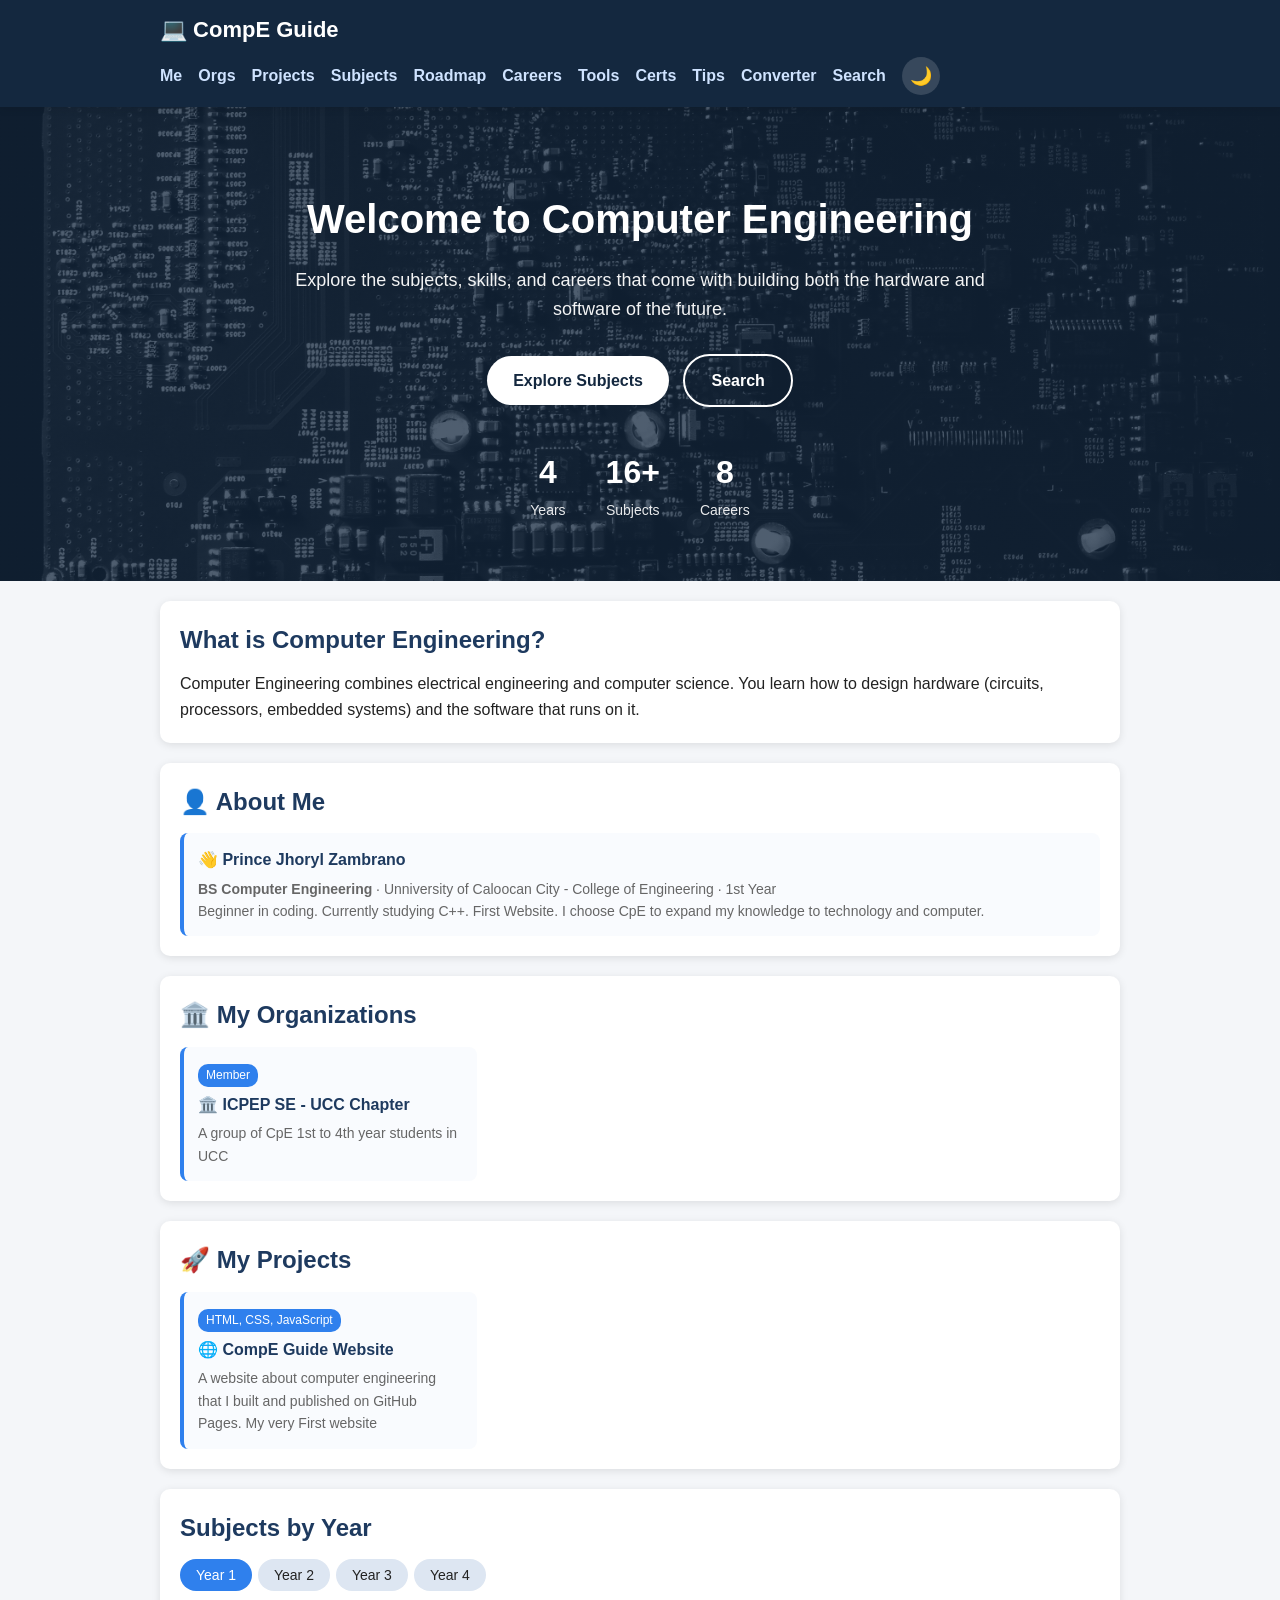
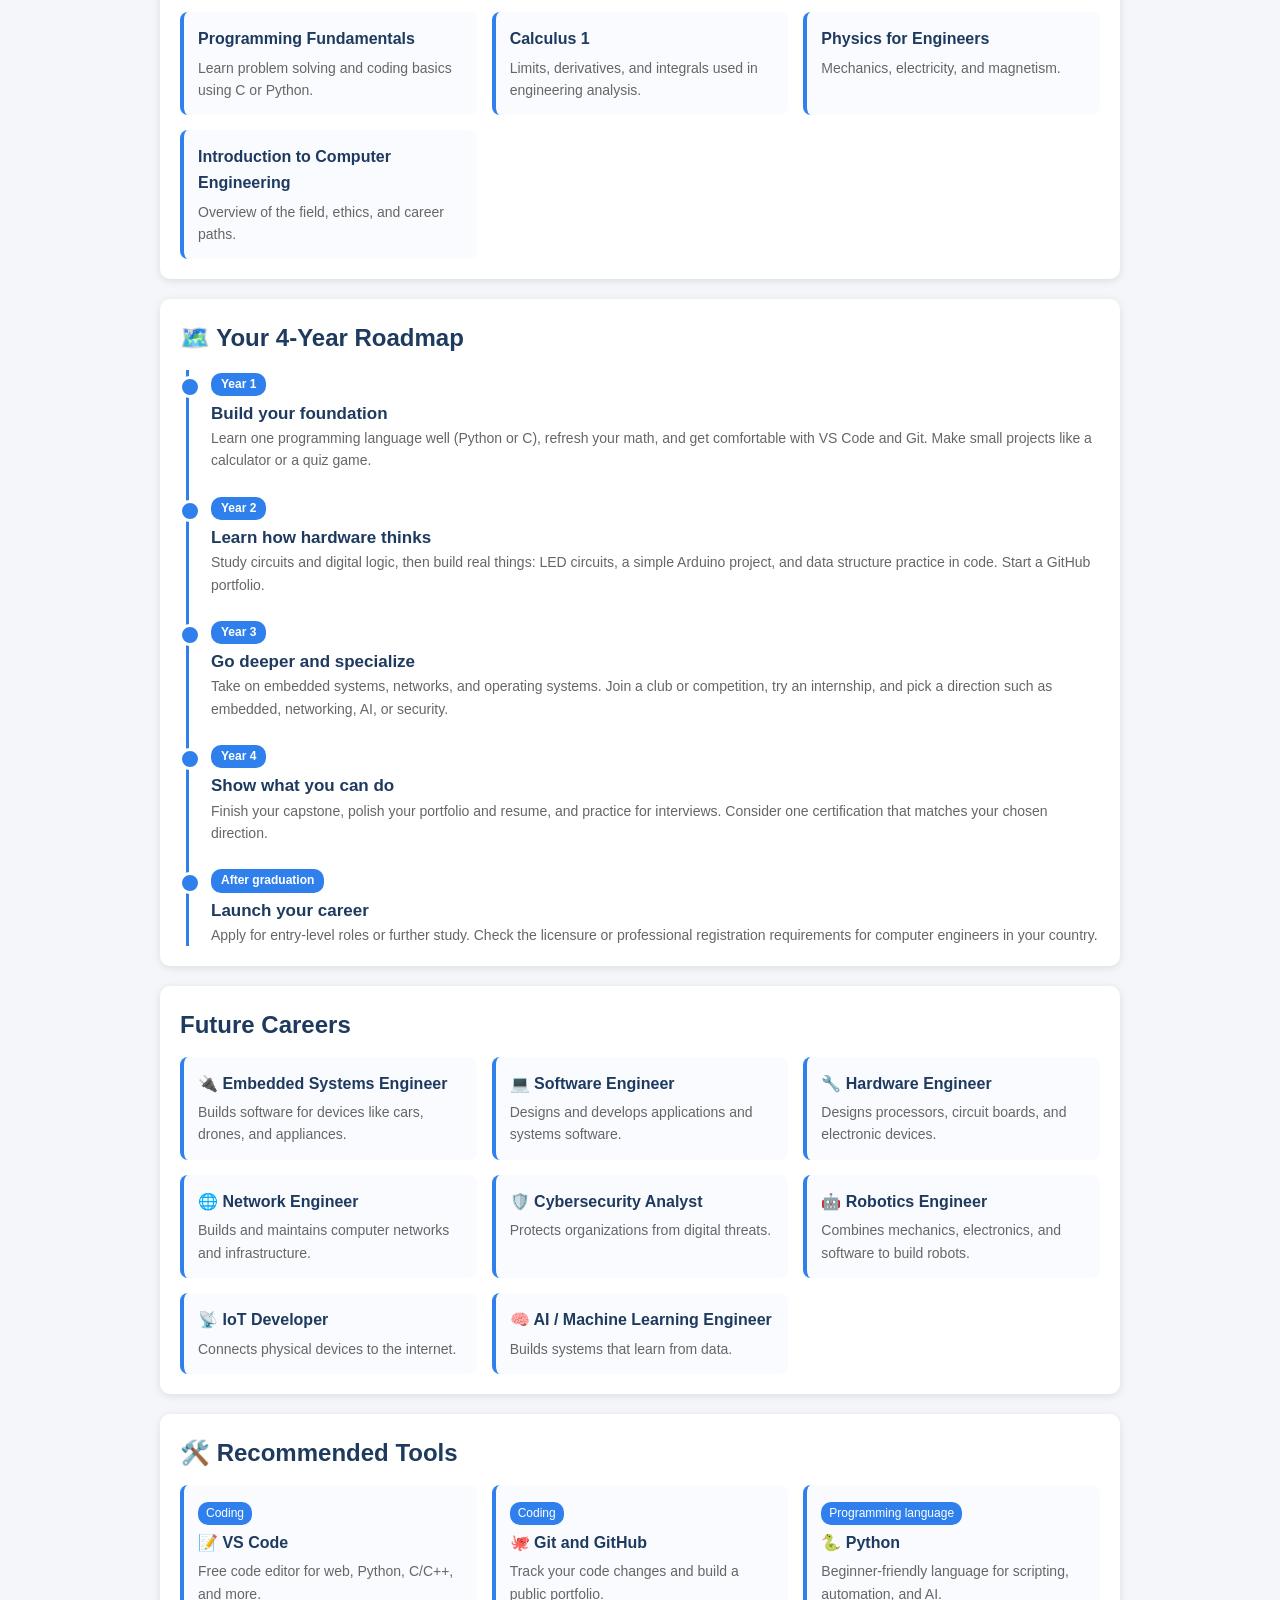
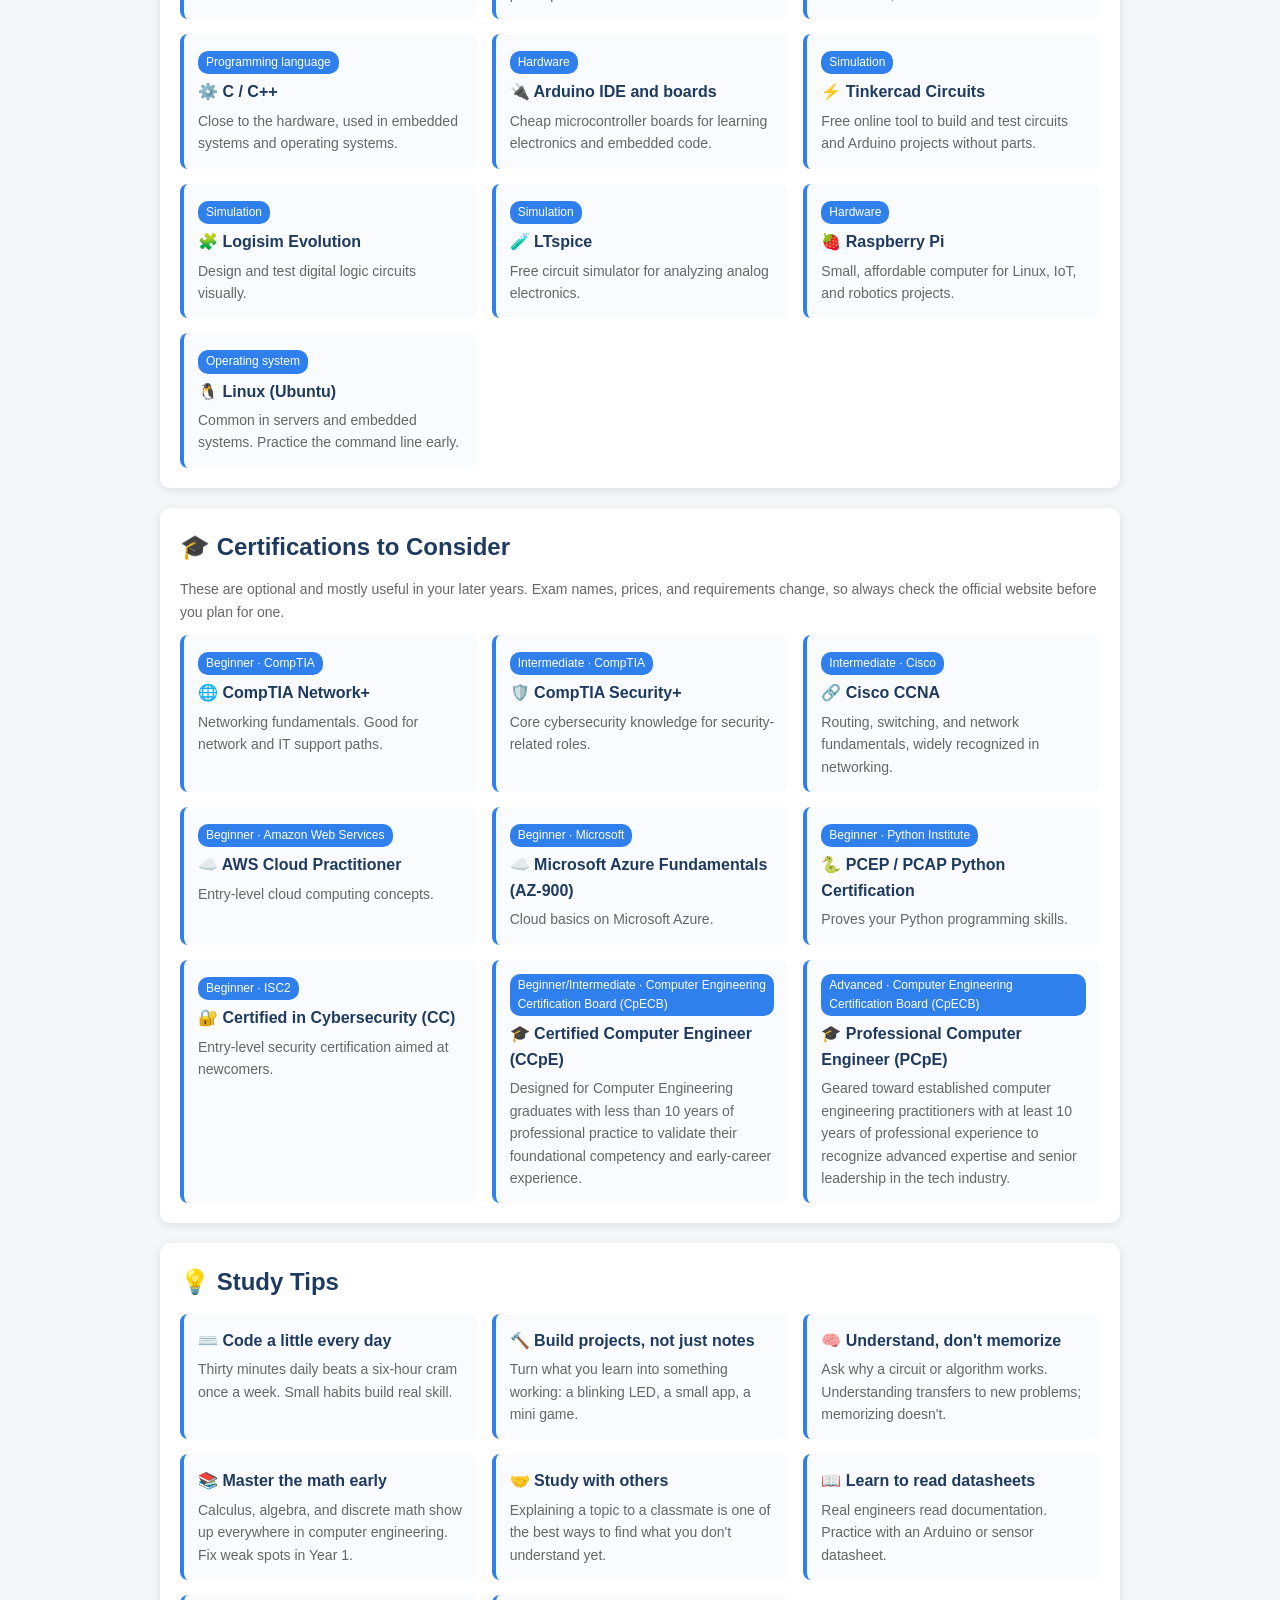
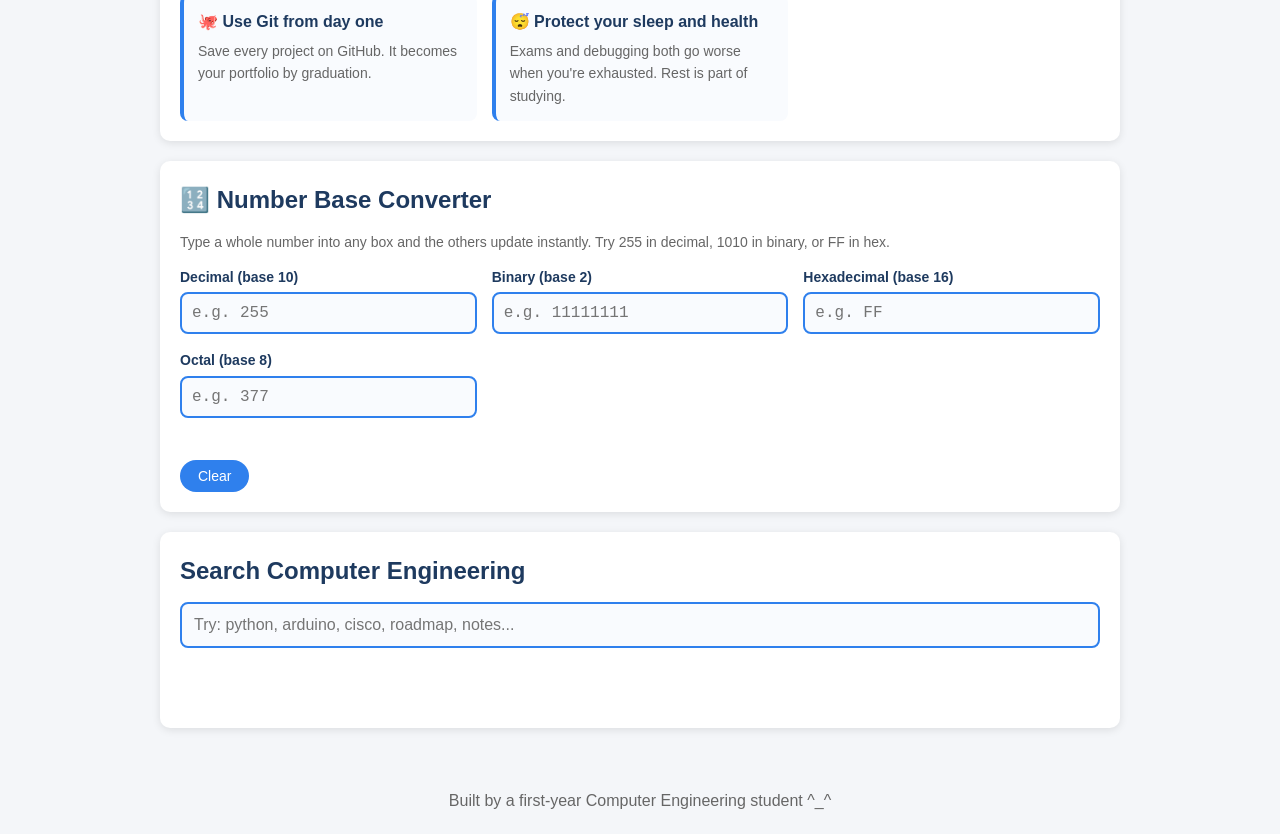
<file: index.html>
<!DOCTYPE html>
<html lang="en">
<head>
  <meta charset="UTF-8">
  <meta name="viewport" content="width=device-width, initial-scale=1.0">
  <title>Computer Engineering Guide</title>
  <link rel="stylesheet" href="css/style.css">
</head>
<body>

  <header>
    <div class="header-inner">
      <h1>💻 CompE Guide</h1>
      <button id="menu-toggle" aria-label="Open menu" aria-expanded="false">☰</button>
      <nav id="main-nav">
        <a href="#me">Me</a>
        <a href="#organizations">Orgs</a>
        <a href="#projects">Projects</a>
        <a href="#subjects">Subjects</a>
        <a href="#roadmap">Roadmap</a>
        <a href="#careers">Careers</a>
        <a href="#tools">Tools</a>
        <a href="#certs">Certs</a>
        <a href="#tips">Tips</a>
        <a href="#converter">Converter</a>
        <a href="#search">Search</a>
        <button id="theme-toggle" aria-label="Toggle dark mode">🌙</button>
      </nav>
    </div>
  </header>

  <section class="hero">
    <div class="hero-content">
      <h2>Welcome to Computer Engineering</h2>
      <p>Explore the subjects, skills, and careers that come with building both the hardware and software of the future.</p>
      <div class="hero-buttons">
        <a href="#subjects" class="btn">Explore Subjects</a>
        <a href="#search" class="btn btn-outline">Search</a>
      </div>
      <div class="stats">
        <div><strong>4</strong><span>Years</span></div>
        <div><strong>16+</strong><span>Subjects</span></div>
        <div><strong>8</strong><span>Careers</span></div>
      </div>
    </div>
  </section>

  <main>
    <section id="about">
      <h2>What is Computer Engineering?</h2>
      <p>
        Computer Engineering combines electrical engineering and computer science.
        You learn how to design hardware (circuits, processors, embedded systems)
        and the software that runs on it.
      </p>
    </section>

        <section id="me">
      <h2>👤 About Me</h2>
      <div id="profile-box"></div>
    </section>

    <section id="organizations">
      <h2>🏛️ My Organizations</h2>
      <div class="card-grid" id="org-list"></div>
    </section>

    <section id="projects">
      <h2>🚀 My Projects</h2>
      <div class="card-grid" id="project-list"></div>
    </section>

    <section id="subjects">
      <h2>Subjects by Year</h2>
      <div class="tabs" id="year-tabs"></div>
      <div class="card-grid" id="subject-list"></div>
    </section>

    <section id="roadmap">
      <h2>🗺️ Your 4-Year Roadmap</h2>
      <div class="timeline" id="roadmap-list"></div>
    </section>

    <section id="careers">
      <h2>Future Careers</h2>
      <div class="card-grid" id="career-list"></div>
    </section>

    <section id="tools">
      <h2>🛠️ Recommended Tools</h2>
      <div class="card-grid" id="tool-list"></div>
    </section>

    <section id="certs">
      <h2>🎓 Certifications to Consider</h2>
      <p class="note">These are optional and mostly useful in your later years. Exam names, prices, and requirements change, so always check the official website before you plan for one.</p>
      <div class="card-grid" id="cert-list"></div>
    </section>

    <section id="tips">
      <h2>💡 Study Tips</h2>
      <div class="card-grid" id="tip-list"></div>
    </section>

        <section id="converter">
      <h2>🔢 Number Base Converter</h2>
      <p class="note">Type a whole number into any box and the others update instantly. Try 255 in decimal, 1010 in binary, or FF in hex.</p>
      <div class="converter-grid">
        <div class="converter-field">
          <label for="conv-decimal">Decimal (base 10)</label>
          <input type="text" id="conv-decimal" placeholder="e.g. 255" autocomplete="off">
        </div>
        <div class="converter-field">
          <label for="conv-binary">Binary (base 2)</label>
          <input type="text" id="conv-binary" placeholder="e.g. 11111111" autocomplete="off">
        </div>
        <div class="converter-field">
          <label for="conv-hex">Hexadecimal (base 16)</label>
          <input type="text" id="conv-hex" placeholder="e.g. FF" autocomplete="off">
        </div>
        <div class="converter-field">
          <label for="conv-octal">Octal (base 8)</label>
          <input type="text" id="conv-octal" placeholder="e.g. 377" autocomplete="off">
        </div>
      </div>
      <p class="converter-msg" id="converter-msg"></p>
      <button class="btn-small" id="converter-clear">Clear</button>
    </section>

    <section id="search">
      <h2>Search Computer Engineering</h2>
      <input type="text" id="search-box" placeholder="Try: python, arduino, cisco, roadmap, notes...">
      <div class="tabs" id="search-filters"></div>
      <p class="result-count" id="result-count"></p>
      <div id="search-results"></div>
    </section>
  </main>

  <footer>
    <p>Built by a first-year Computer Engineering student ^_^</p>
  </footer>

  <button id="back-to-top" aria-label="Back to top" title="Back to top">⬆️</button>
  
  <script src="js/data.js"></script>
  <script src="js/script.js"></script>
</body>
</html>
</file>
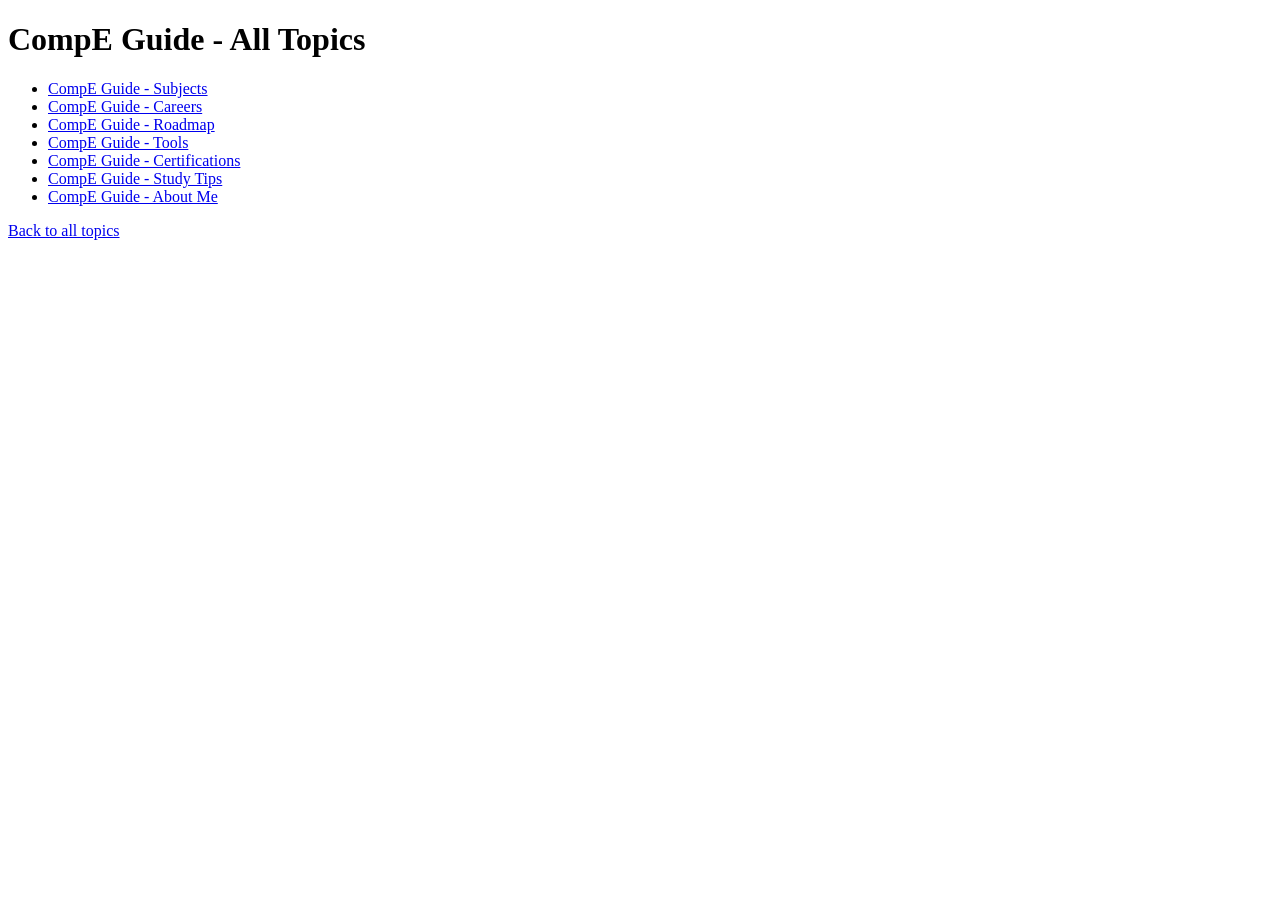
<file: search-pages/index.html>
<!DOCTYPE html>
<html lang="en">
<head><meta charset="utf-8"><title>CompE Guide - All Topics</title></head>
<body>
<h1>CompE Guide - All Topics</h1>
<ul>
<li><a href="subjects.html">CompE Guide - Subjects</a></li>
<li><a href="careers.html">CompE Guide - Careers</a></li>
<li><a href="roadmap.html">CompE Guide - Roadmap</a></li>
<li><a href="tools.html">CompE Guide - Tools</a></li>
<li><a href="certifications.html">CompE Guide - Certifications</a></li>
<li><a href="study-tips.html">CompE Guide - Study Tips</a></li>
<li><a href="about.html">CompE Guide - About Me</a></li>
</ul>
<p><a href="index.html">Back to all topics</a></p>
</body>
</html>
</file>
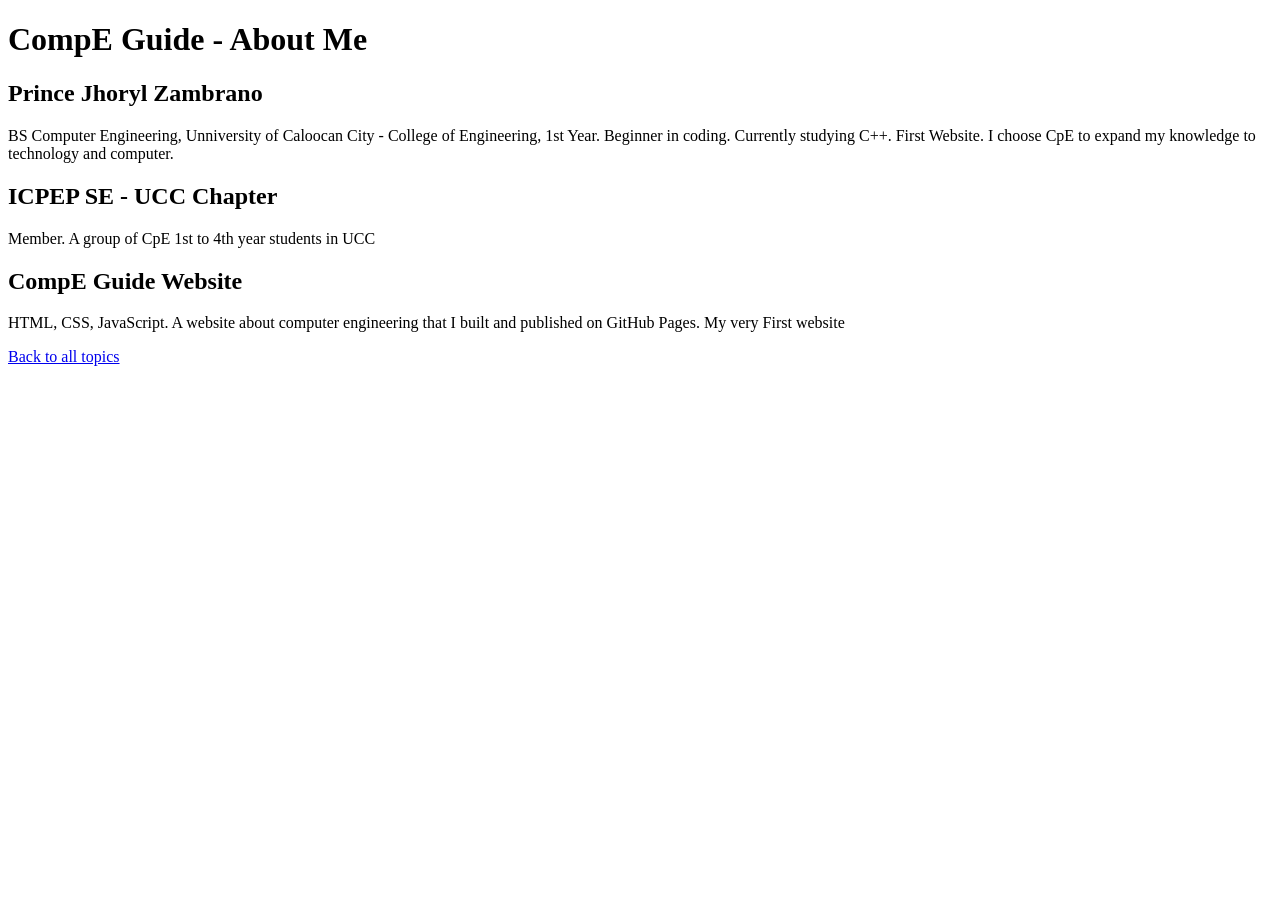
<file: search-pages/about.html>
<!DOCTYPE html>
<html lang="en">
<head><meta charset="utf-8"><title>CompE Guide - About Me</title></head>
<body>
<h1>CompE Guide - About Me</h1>
<h2>Prince Jhoryl Zambrano</h2>
<p>BS Computer Engineering, Unniversity of Caloocan City - College of Engineering, 1st Year. Beginner in coding. Currently studying C++. First Website. I choose CpE to expand my knowledge to technology and computer.</p>
<h2>ICPEP SE - UCC Chapter</h2>
<p>Member. A group of CpE 1st to 4th year students in UCC</p>
<h2>CompE Guide Website</h2>
<p>HTML, CSS, JavaScript. A website about computer engineering that I built and published on GitHub Pages. My very First website</p>

<p><a href="index.html">Back to all topics</a></p>
</body>
</html>
</file>
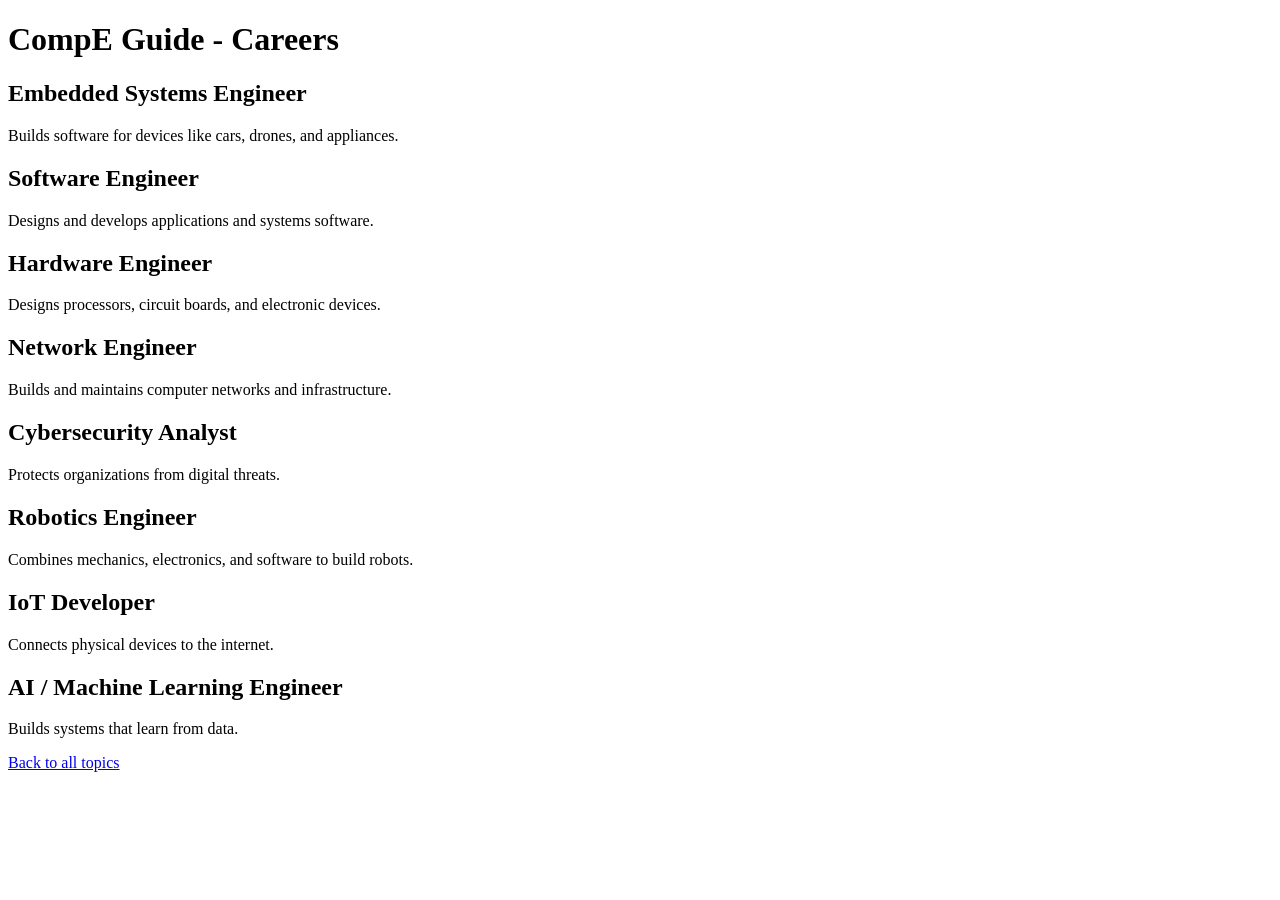
<file: search-pages/careers.html>
<!DOCTYPE html>
<html lang="en">
<head><meta charset="utf-8"><title>CompE Guide - Careers</title></head>
<body>
<h1>CompE Guide - Careers</h1>
<h2>Embedded Systems Engineer</h2>
<p>Builds software for devices like cars, drones, and appliances.</p>
<h2>Software Engineer</h2>
<p>Designs and develops applications and systems software.</p>
<h2>Hardware Engineer</h2>
<p>Designs processors, circuit boards, and electronic devices.</p>
<h2>Network Engineer</h2>
<p>Builds and maintains computer networks and infrastructure.</p>
<h2>Cybersecurity Analyst</h2>
<p>Protects organizations from digital threats.</p>
<h2>Robotics Engineer</h2>
<p>Combines mechanics, electronics, and software to build robots.</p>
<h2>IoT Developer</h2>
<p>Connects physical devices to the internet.</p>
<h2>AI / Machine Learning Engineer</h2>
<p>Builds systems that learn from data.</p>

<p><a href="index.html">Back to all topics</a></p>
</body>
</html>
</file>
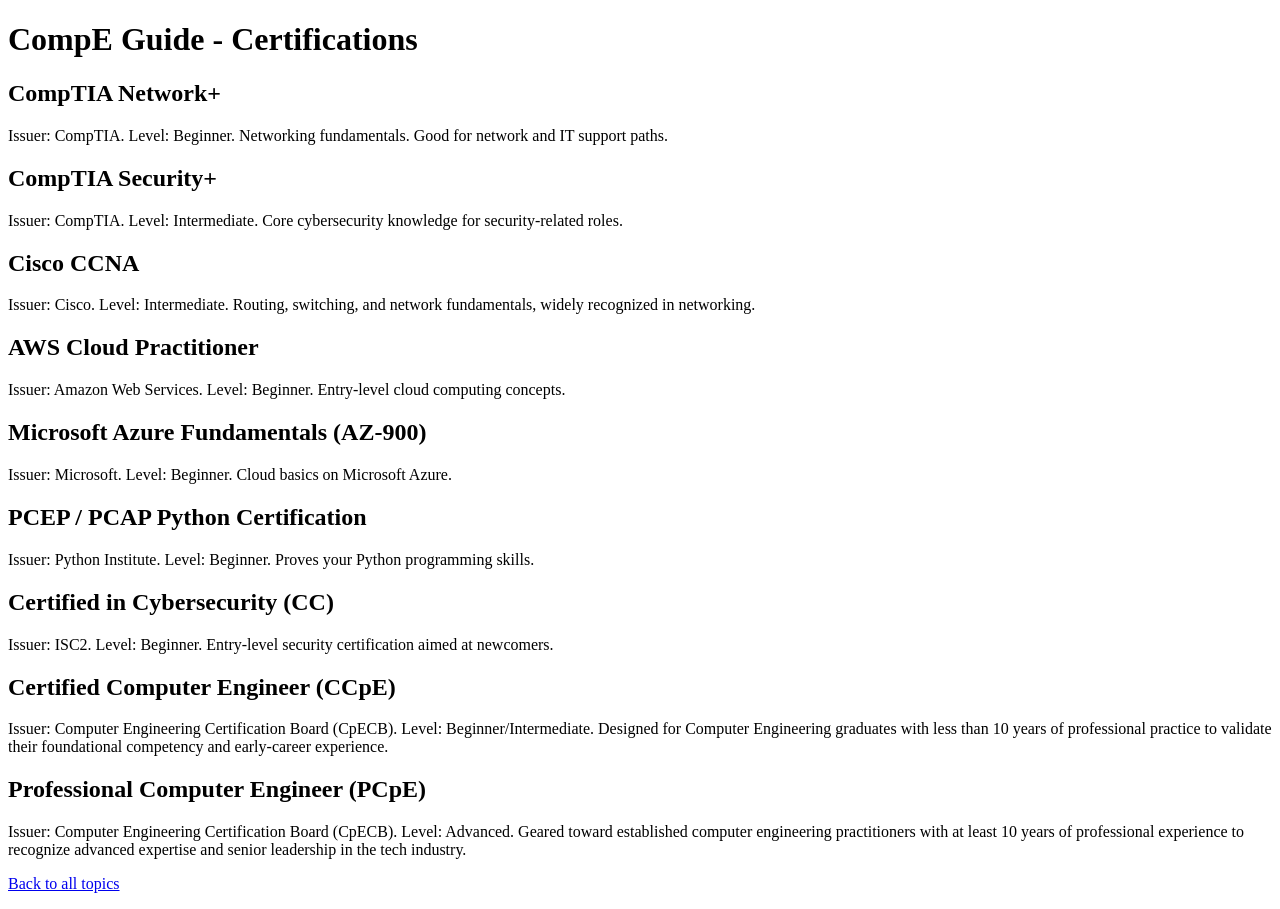
<file: search-pages/certifications.html>
<!DOCTYPE html>
<html lang="en">
<head><meta charset="utf-8"><title>CompE Guide - Certifications</title></head>
<body>
<h1>CompE Guide - Certifications</h1>
<h2>CompTIA Network+</h2>
<p>Issuer: CompTIA. Level: Beginner. Networking fundamentals. Good for network and IT support paths.</p>
<h2>CompTIA Security+</h2>
<p>Issuer: CompTIA. Level: Intermediate. Core cybersecurity knowledge for security-related roles.</p>
<h2>Cisco CCNA</h2>
<p>Issuer: Cisco. Level: Intermediate. Routing, switching, and network fundamentals, widely recognized in networking.</p>
<h2>AWS Cloud Practitioner</h2>
<p>Issuer: Amazon Web Services. Level: Beginner. Entry-level cloud computing concepts.</p>
<h2>Microsoft Azure Fundamentals (AZ-900)</h2>
<p>Issuer: Microsoft. Level: Beginner. Cloud basics on Microsoft Azure.</p>
<h2>PCEP / PCAP Python Certification</h2>
<p>Issuer: Python Institute. Level: Beginner. Proves your Python programming skills.</p>
<h2>Certified in Cybersecurity (CC)</h2>
<p>Issuer: ISC2. Level: Beginner. Entry-level security certification aimed at newcomers.</p>
<h2>Certified Computer Engineer (CCpE)</h2>
<p>Issuer: Computer Engineering Certification Board (CpECB). Level: Beginner/Intermediate. Designed for Computer Engineering graduates with less than 10 years of professional practice to validate their foundational competency and early-career experience.</p>
<h2>Professional Computer Engineer (PCpE)</h2>
<p>Issuer: Computer Engineering Certification Board (CpECB). Level: Advanced. Geared toward established computer engineering practitioners with at least 10 years of professional experience to recognize advanced expertise and senior leadership in the tech industry.</p>

<p><a href="index.html">Back to all topics</a></p>
</body>
</html>
</file>
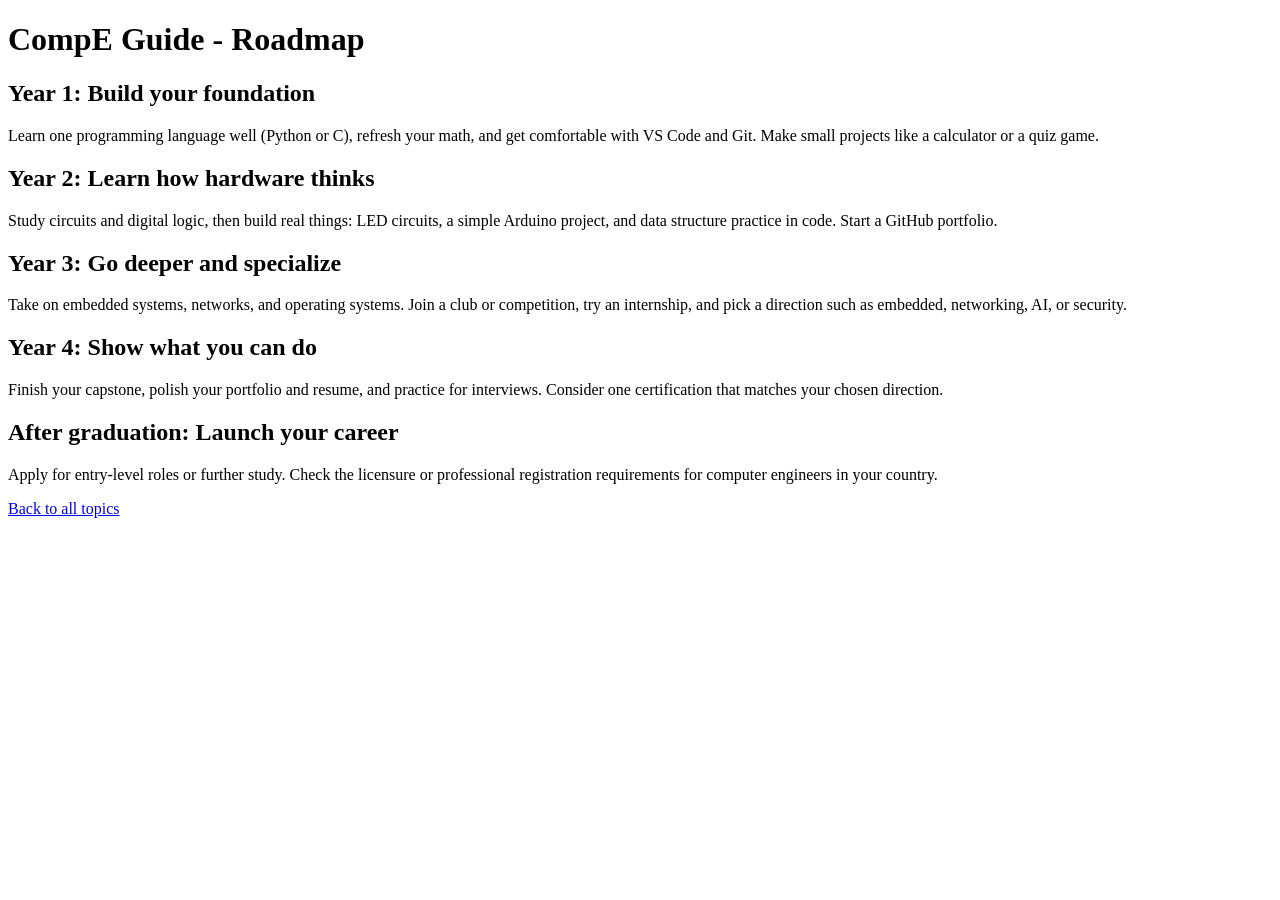
<file: search-pages/roadmap.html>
<!DOCTYPE html>
<html lang="en">
<head><meta charset="utf-8"><title>CompE Guide - Roadmap</title></head>
<body>
<h1>CompE Guide - Roadmap</h1>
<h2>Year 1: Build your foundation</h2>
<p>Learn one programming language well (Python or C), refresh your math, and get comfortable with VS Code and Git. Make small projects like a calculator or a quiz game.</p>
<h2>Year 2: Learn how hardware thinks</h2>
<p>Study circuits and digital logic, then build real things: LED circuits, a simple Arduino project, and data structure practice in code. Start a GitHub portfolio.</p>
<h2>Year 3: Go deeper and specialize</h2>
<p>Take on embedded systems, networks, and operating systems. Join a club or competition, try an internship, and pick a direction such as embedded, networking, AI, or security.</p>
<h2>Year 4: Show what you can do</h2>
<p>Finish your capstone, polish your portfolio and resume, and practice for interviews. Consider one certification that matches your chosen direction.</p>
<h2>After graduation: Launch your career</h2>
<p>Apply for entry-level roles or further study. Check the licensure or professional registration requirements for computer engineers in your country.</p>

<p><a href="index.html">Back to all topics</a></p>
</body>
</html>
</file>
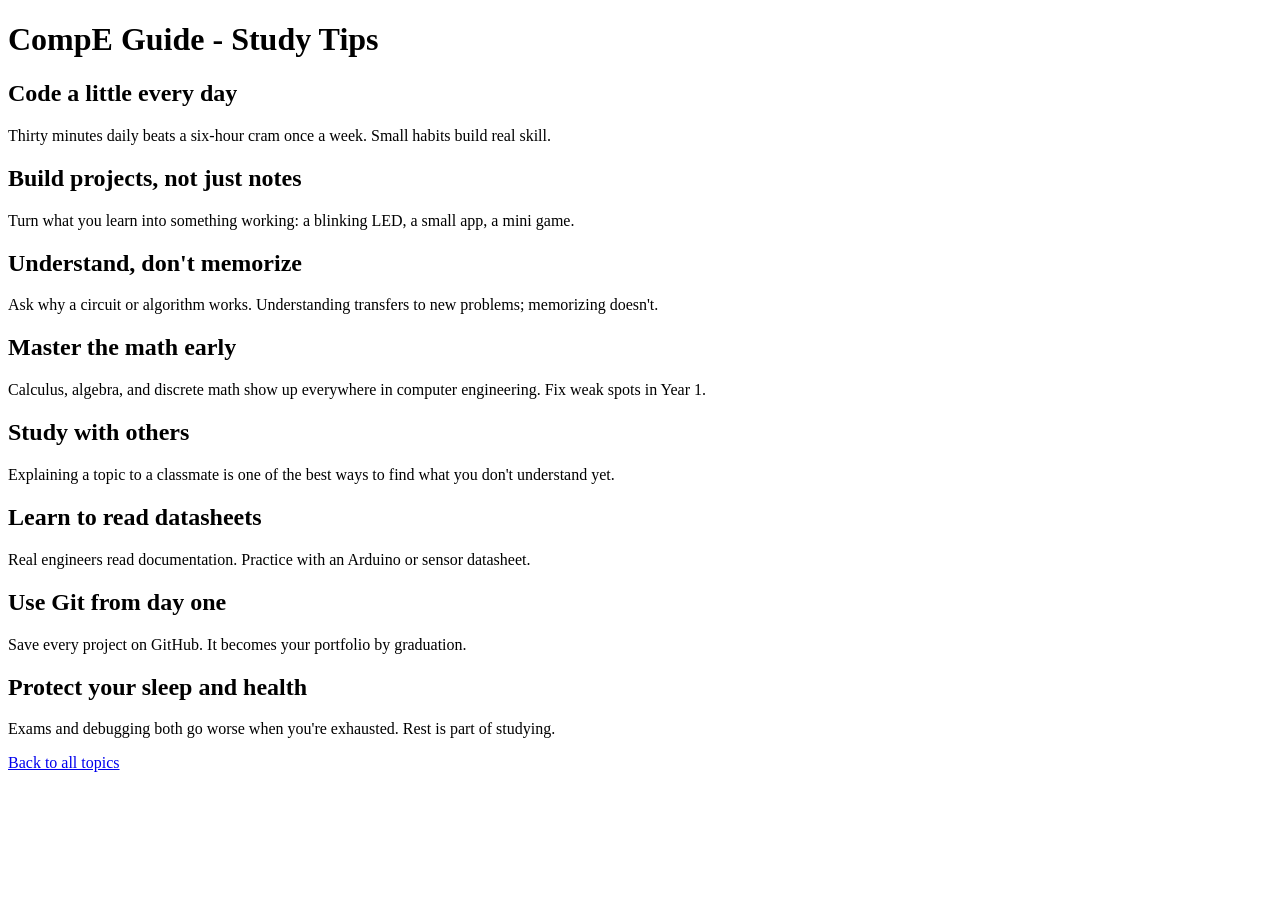
<file: search-pages/study-tips.html>
<!DOCTYPE html>
<html lang="en">
<head><meta charset="utf-8"><title>CompE Guide - Study Tips</title></head>
<body>
<h1>CompE Guide - Study Tips</h1>
<h2>Code a little every day</h2>
<p>Thirty minutes daily beats a six-hour cram once a week. Small habits build real skill.</p>
<h2>Build projects, not just notes</h2>
<p>Turn what you learn into something working: a blinking LED, a small app, a mini game.</p>
<h2>Understand, don't memorize</h2>
<p>Ask why a circuit or algorithm works. Understanding transfers to new problems; memorizing doesn't.</p>
<h2>Master the math early</h2>
<p>Calculus, algebra, and discrete math show up everywhere in computer engineering. Fix weak spots in Year 1.</p>
<h2>Study with others</h2>
<p>Explaining a topic to a classmate is one of the best ways to find what you don't understand yet.</p>
<h2>Learn to read datasheets</h2>
<p>Real engineers read documentation. Practice with an Arduino or sensor datasheet.</p>
<h2>Use Git from day one</h2>
<p>Save every project on GitHub. It becomes your portfolio by graduation.</p>
<h2>Protect your sleep and health</h2>
<p>Exams and debugging both go worse when you're exhausted. Rest is part of studying.</p>

<p><a href="index.html">Back to all topics</a></p>
</body>
</html>
</file>
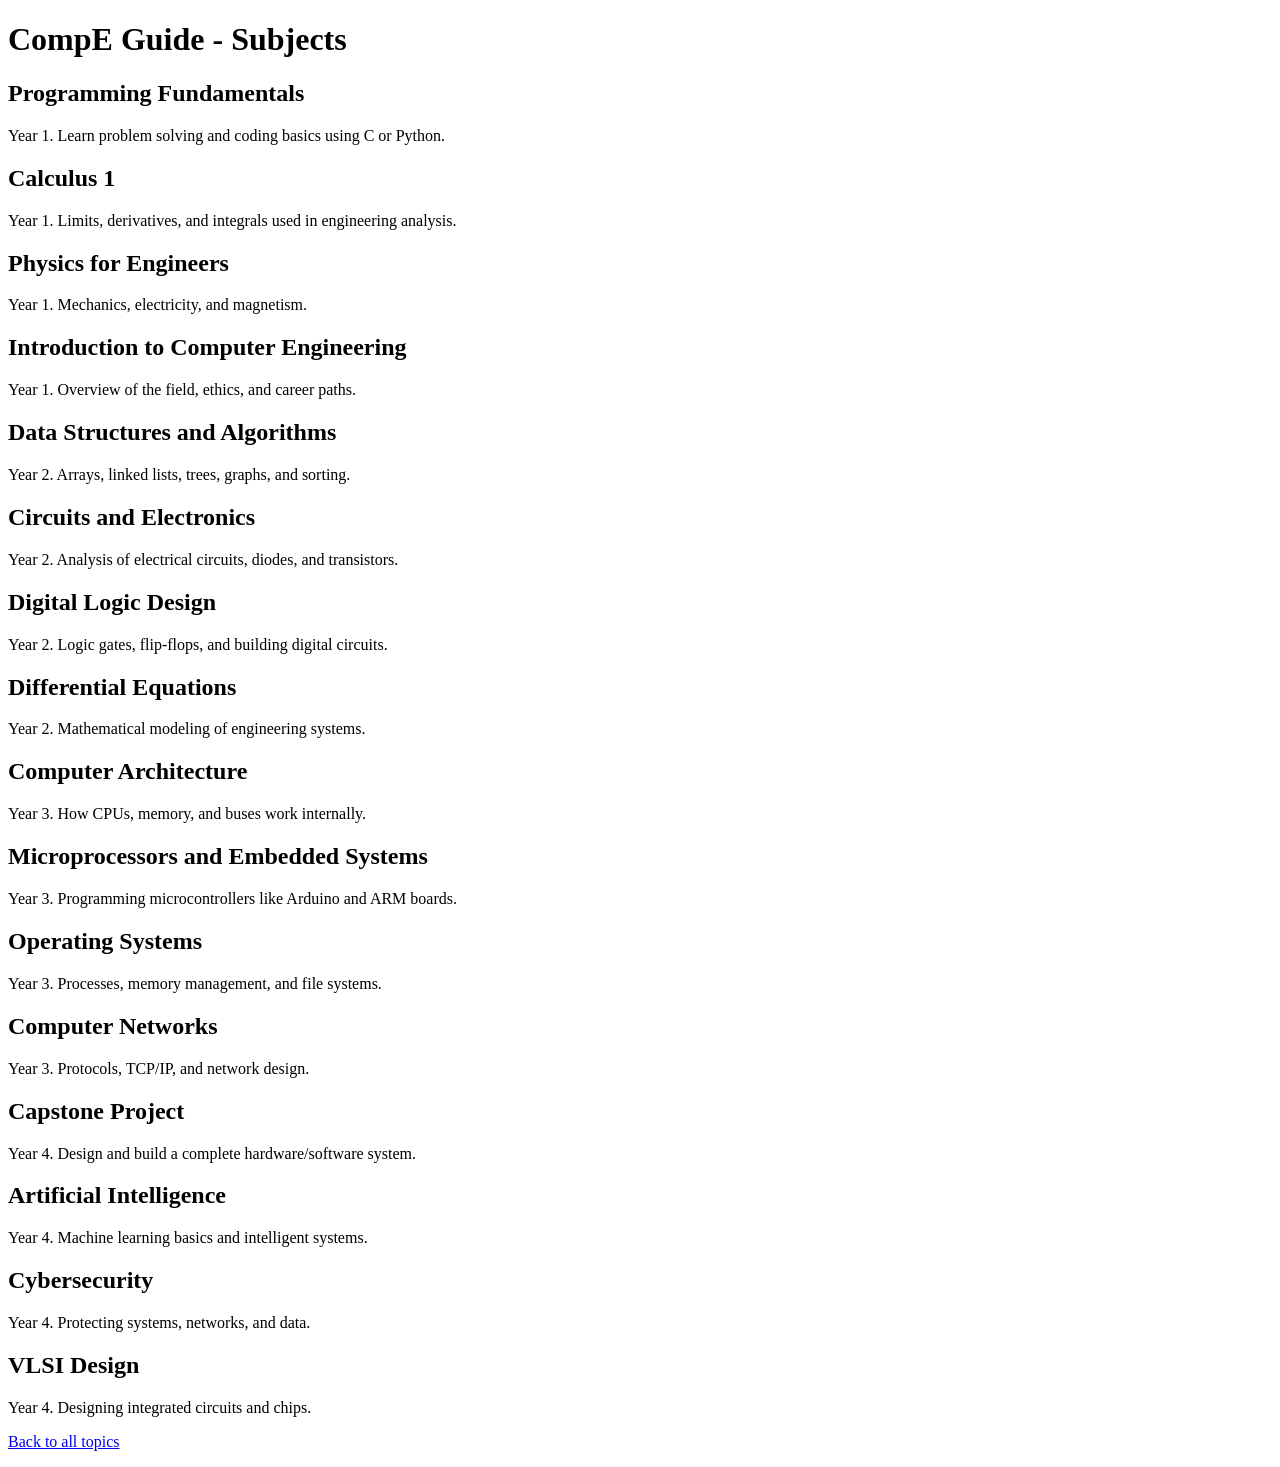
<file: search-pages/subjects.html>
<!DOCTYPE html>
<html lang="en">
<head><meta charset="utf-8"><title>CompE Guide - Subjects</title></head>
<body>
<h1>CompE Guide - Subjects</h1>
<h2>Programming Fundamentals</h2>
<p>Year 1. Learn problem solving and coding basics using C or Python.</p>
<h2>Calculus 1</h2>
<p>Year 1. Limits, derivatives, and integrals used in engineering analysis.</p>
<h2>Physics for Engineers</h2>
<p>Year 1. Mechanics, electricity, and magnetism.</p>
<h2>Introduction to Computer Engineering</h2>
<p>Year 1. Overview of the field, ethics, and career paths.</p>
<h2>Data Structures and Algorithms</h2>
<p>Year 2. Arrays, linked lists, trees, graphs, and sorting.</p>
<h2>Circuits and Electronics</h2>
<p>Year 2. Analysis of electrical circuits, diodes, and transistors.</p>
<h2>Digital Logic Design</h2>
<p>Year 2. Logic gates, flip-flops, and building digital circuits.</p>
<h2>Differential Equations</h2>
<p>Year 2. Mathematical modeling of engineering systems.</p>
<h2>Computer Architecture</h2>
<p>Year 3. How CPUs, memory, and buses work internally.</p>
<h2>Microprocessors and Embedded Systems</h2>
<p>Year 3. Programming microcontrollers like Arduino and ARM boards.</p>
<h2>Operating Systems</h2>
<p>Year 3. Processes, memory management, and file systems.</p>
<h2>Computer Networks</h2>
<p>Year 3. Protocols, TCP/IP, and network design.</p>
<h2>Capstone Project</h2>
<p>Year 4. Design and build a complete hardware/software system.</p>
<h2>Artificial Intelligence</h2>
<p>Year 4. Machine learning basics and intelligent systems.</p>
<h2>Cybersecurity</h2>
<p>Year 4. Protecting systems, networks, and data.</p>
<h2>VLSI Design</h2>
<p>Year 4. Designing integrated circuits and chips.</p>

<p><a href="index.html">Back to all topics</a></p>
</body>
</html>
</file>
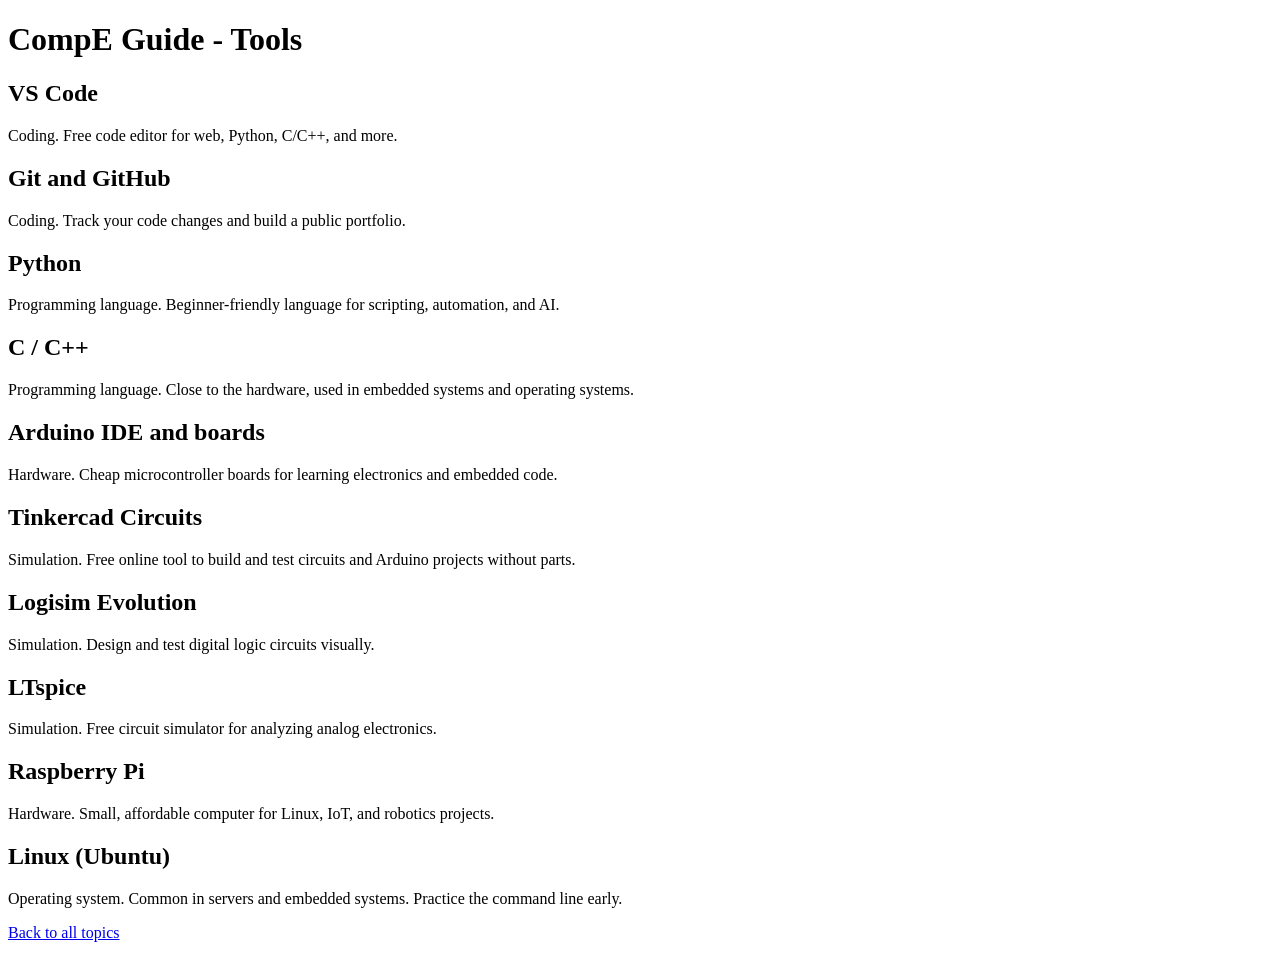
<file: search-pages/tools.html>
<!DOCTYPE html>
<html lang="en">
<head><meta charset="utf-8"><title>CompE Guide - Tools</title></head>
<body>
<h1>CompE Guide - Tools</h1>
<h2>VS Code</h2>
<p>Coding. Free code editor for web, Python, C/C++, and more.</p>
<h2>Git and GitHub</h2>
<p>Coding. Track your code changes and build a public portfolio.</p>
<h2>Python</h2>
<p>Programming language. Beginner-friendly language for scripting, automation, and AI.</p>
<h2>C / C++</h2>
<p>Programming language. Close to the hardware, used in embedded systems and operating systems.</p>
<h2>Arduino IDE and boards</h2>
<p>Hardware. Cheap microcontroller boards for learning electronics and embedded code.</p>
<h2>Tinkercad Circuits</h2>
<p>Simulation. Free online tool to build and test circuits and Arduino projects without parts.</p>
<h2>Logisim Evolution</h2>
<p>Simulation. Design and test digital logic circuits visually.</p>
<h2>LTspice</h2>
<p>Simulation. Free circuit simulator for analyzing analog electronics.</p>
<h2>Raspberry Pi</h2>
<p>Hardware. Small, affordable computer for Linux, IoT, and robotics projects.</p>
<h2>Linux (Ubuntu)</h2>
<p>Operating system. Common in servers and embedded systems. Practice the command line early.</p>

<p><a href="index.html">Back to all topics</a></p>
</body>
</html>
</file>
<file: css/style.css>
:root {
  --bg: #f4f6f9;
  --card-bg: #ffffff;
  --card-inner: #f9fbfe;
  --text: #222222;
  --muted: #666666;
  --primary: #1e3a5f;
  --accent: #2f80ed;
  --tab-bg: #dde6f2;
  --tab-text: #222222;
  --shadow: rgba(0, 0, 0, 0.1);
}

[data-theme="dark"] {
  --bg: #0f1722;
  --card-bg: #182333;
  --card-inner: #1f2d42;
  --text: #e8eef7;
  --muted: #9fb0c6;
  --primary: #6aa9ff;
  --accent: #4d9bff;
  --tab-bg: #2a3b55;
  --tab-text: #e8eef7;
  --shadow: rgba(0, 0, 0, 0.4);
}

* {
  box-sizing: border-box;
  margin: 0;
  padding: 0;
}

html {
  scroll-behavior: smooth;
}

body {
  font-family: Arial, sans-serif;
  line-height: 1.6;
  background: var(--bg);
  color: var(--text);
  transition: background 0.3s, color 0.3s;
}

section[id] {
  scroll-margin-top: 80px;
}

/* ---------- HEADER ---------- */
header {
  background: #14283f;
  position: sticky;
  top: 0;
  z-index: 100;
  box-shadow: 0 2px 8px var(--shadow);
}

.header-inner {
  max-width: 1000px;
  margin: 0 auto;
  padding: 12px 20px;
  display: flex;
  justify-content: space-between;
  align-items: center;
  flex-wrap: wrap;
  gap: 10px;
}

header h1 {
  color: white;
  font-size: 22px;
}

nav {
  display: flex;
  align-items: center;
  gap: 16px;
  flex-wrap: wrap;
}

nav a {
  color: #cfe3ff;
  text-decoration: none;
  font-weight: bold;
}

nav a:hover {
  color: white;
}

#theme-toggle {
  background: rgba(255, 255, 255, 0.15);
  border: none;
  border-radius: 50%;
  width: 38px;
  height: 38px;
  font-size: 18px;
  cursor: pointer;
}

#theme-toggle:hover {
  background: rgba(255, 255, 255, 0.3);
}

/* ---------- HERO ---------- */
.hero {
  background:
    linear-gradient(rgba(20, 40, 63, 0.75), rgba(20, 40, 63, 0.75)),
    url("../images/hero.jpg") center/cover;
  color: white;
  text-align: center;
  padding: 80px 20px 60px;
}

.hero-content {
  max-width: 750px;
  margin: 0 auto;
}

.hero h2 {
  font-size: 40px;
  margin-bottom: 15px;
  color: white;
}

.hero p {
  font-size: 18px;
  margin-bottom: 25px;
  opacity: 0.95;
}

.hero-buttons {
  margin-bottom: 35px;
}

.btn {
  display: inline-block;
  background: white;
  color: #14283f;
  padding: 12px 26px;
  border-radius: 30px;
  text-decoration: none;
  font-weight: bold;
  margin: 5px;
  transition: transform 0.2s;
}

.btn:hover {
  transform: translateY(-3px);
}

.btn-outline {
  background: transparent;
  color: white;
  border: 2px solid white;
}

.stats {
  display: flex;
  justify-content: center;
  gap: 40px;
  flex-wrap: wrap;
}

.stats div {
  display: flex;
  flex-direction: column;
}

.stats strong {
  font-size: 32px;
}

.stats span {
  font-size: 14px;
  opacity: 0.9;
}

/* ---------- MAIN CONTENT ---------- */
main {
  max-width: 1000px;
  margin: 0 auto;
  padding: 20px;
}

section {
  background: var(--card-bg);
  padding: 20px;
  margin-bottom: 20px;
  border-radius: 10px;
  box-shadow: 0 2px 8px var(--shadow);
  transition: background 0.3s;
}

.hero {
  border-radius: 0;
  margin-bottom: 0;
  box-shadow: none;
}

h2 {
  color: var(--primary);
  margin-bottom: 12px;
}

.tabs {
  margin-bottom: 15px;
}

.tabs button {
  padding: 8px 16px;
  margin: 0 6px 6px 0;
  border: none;
  border-radius: 20px;
  background: var(--tab-bg);
  color: var(--tab-text);
  cursor: pointer;
  font-size: 14px;
}

.tabs button.active {
  background: var(--accent);
  color: white;
}

.card-grid {
  display: grid;
  grid-template-columns: repeat(auto-fill, minmax(250px, 1fr));
  gap: 15px;
}

.card {
  background: var(--card-inner);
  border-left: 4px solid var(--accent);
  padding: 14px;
  border-radius: 8px;
  transition: transform 0.2s, box-shadow 0.2s;
}

.card:hover {
  transform: translateY(-4px);
  box-shadow: 0 6px 14px var(--shadow);
}

.card h3 {
  font-size: 16px;
  margin-bottom: 5px;
  color: var(--primary);
}

.card p {
  color: var(--muted);
  font-size: 14px;
}

#search-box {
  width: 100%;
  padding: 12px;
  font-size: 16px;
  border: 2px solid var(--accent);
  border-radius: 8px;
  margin-bottom: 15px;
  background: var(--card-inner);
  color: var(--text);
}

.tag {
  display: inline-block;
  background: var(--accent);
  color: white;
  font-size: 12px;
  padding: 2px 8px;
  border-radius: 10px;
  margin-bottom: 5px;
}

footer {
  text-align: center;
  padding: 20px;
  color: var(--muted);
}

/* ---------- MOBILE ---------- */
@media (max-width: 600px) {
  .hero h2 {
    font-size: 28px;
  }
  .hero {
    padding: 50px 20px 40px;
  }
}

/* ---------- ROADMAP TIMELINE ---------- */
.timeline {
  border-left: 3px solid var(--accent);
  padding-left: 22px;
  margin-left: 6px;
}

.timeline-item {
  position: relative;
  margin-bottom: 22px;
}

.timeline-item:last-child {
  margin-bottom: 0;
}

.timeline-item::before {
  content: "";
  position: absolute;
  left: -32px;
  top: 6px;
  width: 16px;
  height: 16px;
  background: var(--accent);
  border: 3px solid var(--card-bg);
  border-radius: 50%;
}

.timeline-item .stage {
  display: inline-block;
  background: var(--accent);
  color: white;
  font-size: 12px;
  font-weight: bold;
  padding: 2px 10px;
  border-radius: 10px;
  margin-bottom: 4px;
}

.timeline-item h3 {
  color: var(--primary);
  font-size: 17px;
}

.timeline-item p {
  color: var(--muted);
  font-size: 14px;
}

.note {
  color: var(--muted);
  font-size: 14px;
  margin-bottom: 12px;
}

/* ---------- NUMBER BASE CONVERTER ---------- */
.converter-grid {
  display: grid;
  grid-template-columns: repeat(auto-fit, minmax(220px, 1fr));
  gap: 15px;
}

.converter-field label {
  display: block;
  font-weight: bold;
  font-size: 14px;
  color: var(--primary);
  margin-bottom: 4px;
}

.converter-field input {
  width: 100%;
  padding: 10px;
  font-family: "Courier New", monospace;
  font-size: 16px;
  border: 2px solid var(--accent);
  border-radius: 8px;
  background: var(--card-inner);
  color: var(--text);
}

.converter-field input.invalid {
  border-color: #e5484d;
}

.converter-msg {
  margin-top: 12px;
  min-height: 22px;
  font-size: 14px;
  color: var(--muted);
}

.converter-msg.error {
  color: #e5484d;
}

.btn-small {
  margin-top: 8px;
  padding: 8px 18px;
  border: none;
  border-radius: 20px;
  background: var(--accent);
  color: white;
  font-size: 14px;
  cursor: pointer;
}

.btn-small:hover {
  opacity: 0.85;
}

/* ---------- MOBILE MENU ---------- */
#menu-toggle {
  display: none;
  background: rgba(255, 255, 255, 0.15);
  color: white;
  border: none;
  border-radius: 8px;
  width: 42px;
  height: 38px;
  font-size: 20px;
  cursor: pointer;
}

#menu-toggle:hover {
  background: rgba(255, 255, 255, 0.3);
}

@media (max-width: 1050px) {
  #menu-toggle {
    display: block;
  }

  nav {
    display: none;
    width: 100%;
    flex-direction: column;
    align-items: flex-start;
    gap: 0;
    padding-top: 6px;
  }

  nav.open {
    display: flex;
  }

  nav a {
    width: 100%;
    padding: 10px 4px;
    border-bottom: 1px solid rgba(255, 255, 255, 0.12);
  }

  #theme-toggle {
    margin-top: 10px;
  }
}

/* ---------- BACK TO TOP BUTTON ---------- */
#back-to-top {
  position: fixed;
  bottom: 20px;
  right: 20px;
  width: 48px;
  height: 48px;
  border: none;
  border-radius: 50%;
  background: var(--accent);
  color: white;
  font-size: 22px;
  cursor: pointer;
  box-shadow: 0 4px 12px var(--shadow);
  z-index: 200;

  /* hidden until you scroll down */
  opacity: 0;
  visibility: hidden;
  transform: translateY(10px);
  transition: opacity 0.3s, visibility 0.3s, transform 0.3s;
}

#back-to-top.show {
  opacity: 1;
  visibility: visible;
  transform: translateY(0);
}

#back-to-top:hover {
  transform: translateY(-3px);
}

/* ---------- SEARCH FILTERS ---------- */
mark {
  background: #ffe08a;
  color: #222;
  padding: 0 2px;
  border-radius: 3px;
}

.result-count {
  color: var(--muted);
  font-size: 14px;
  margin-bottom: 10px;
  min-height: 20px;
}
</file>
